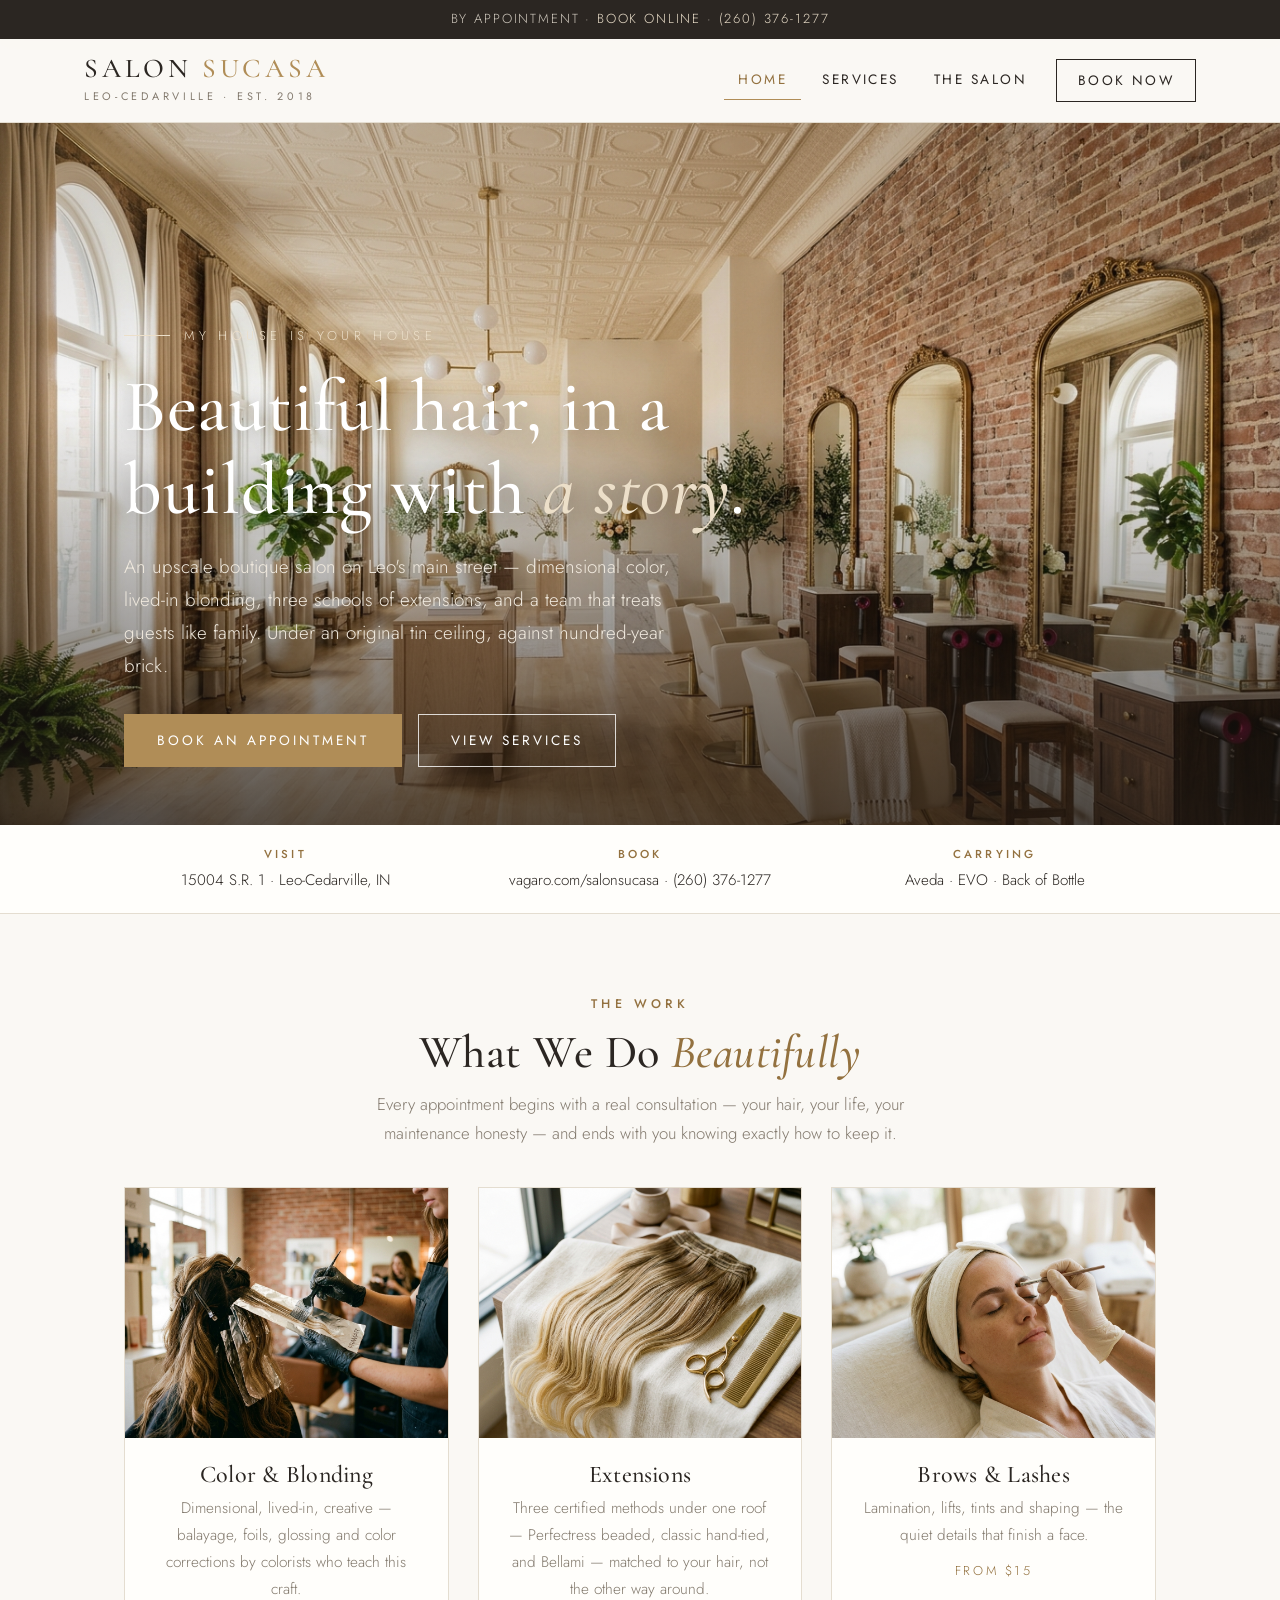
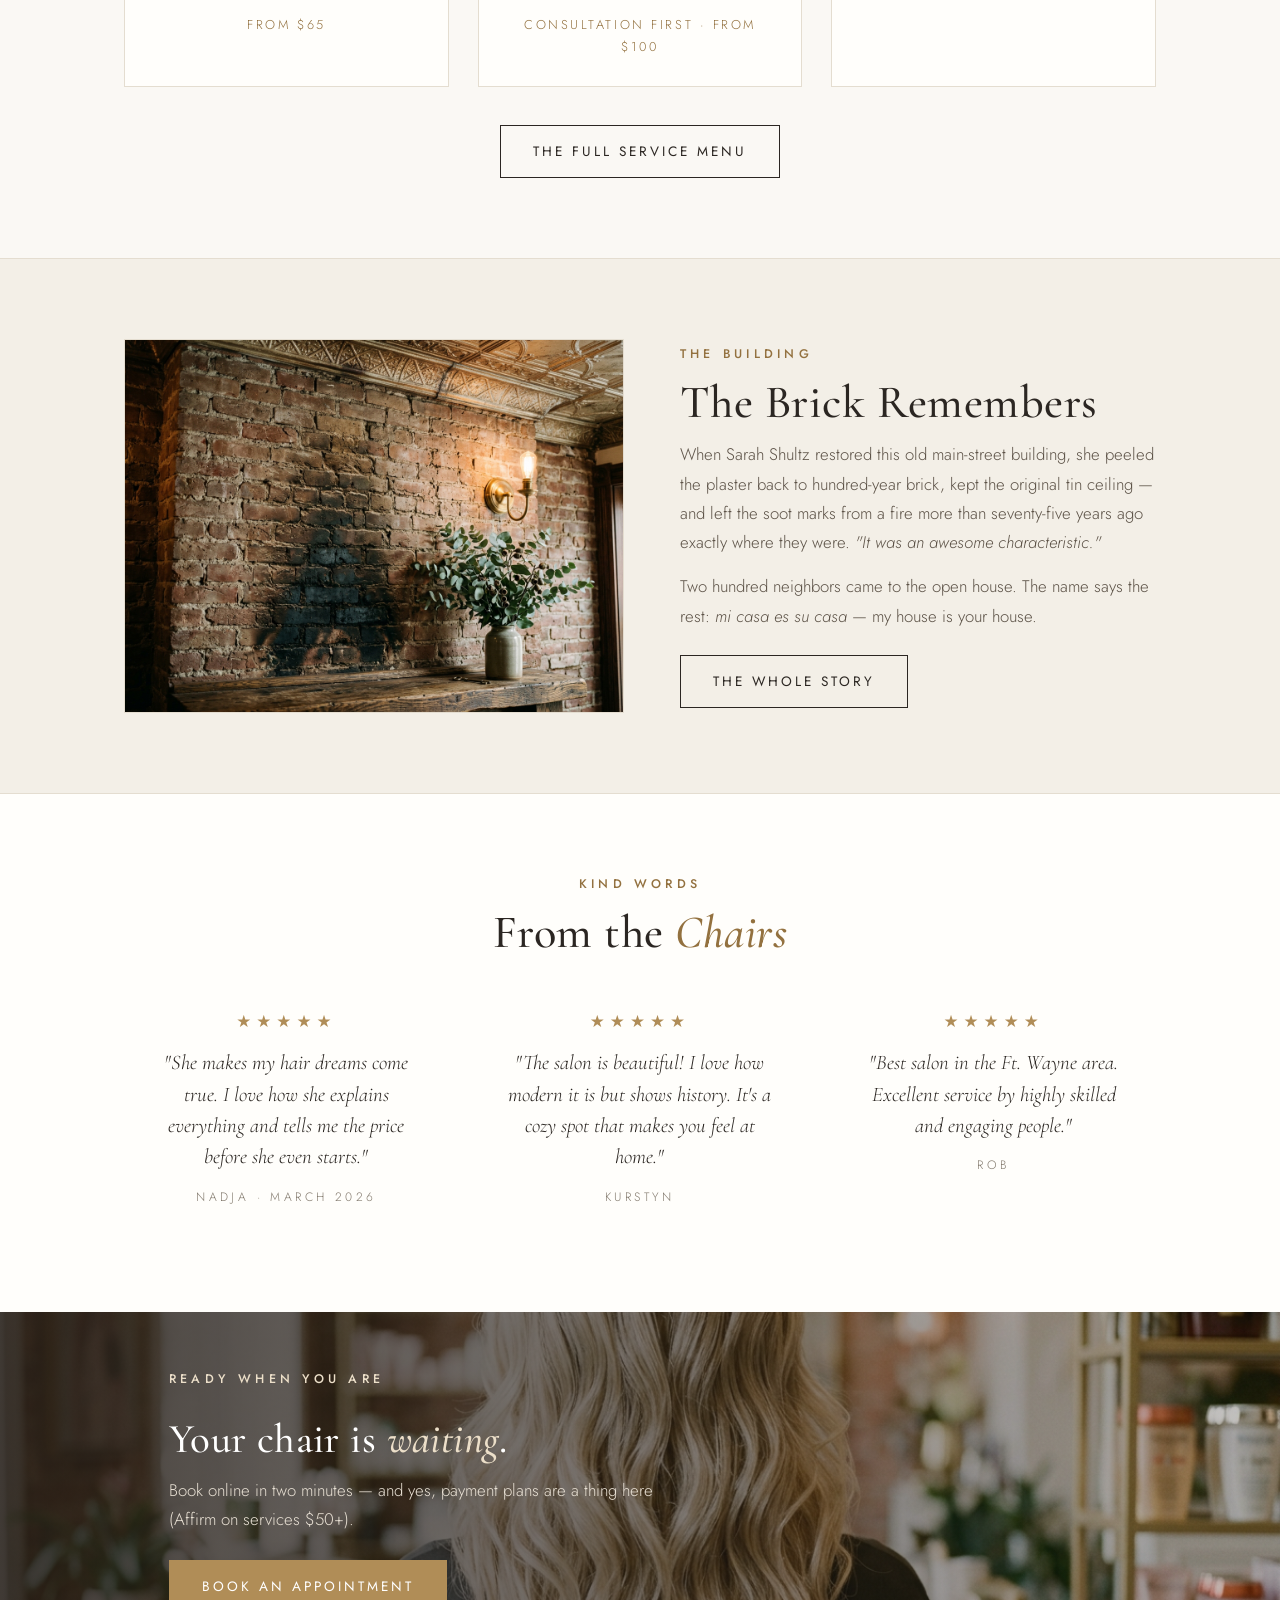
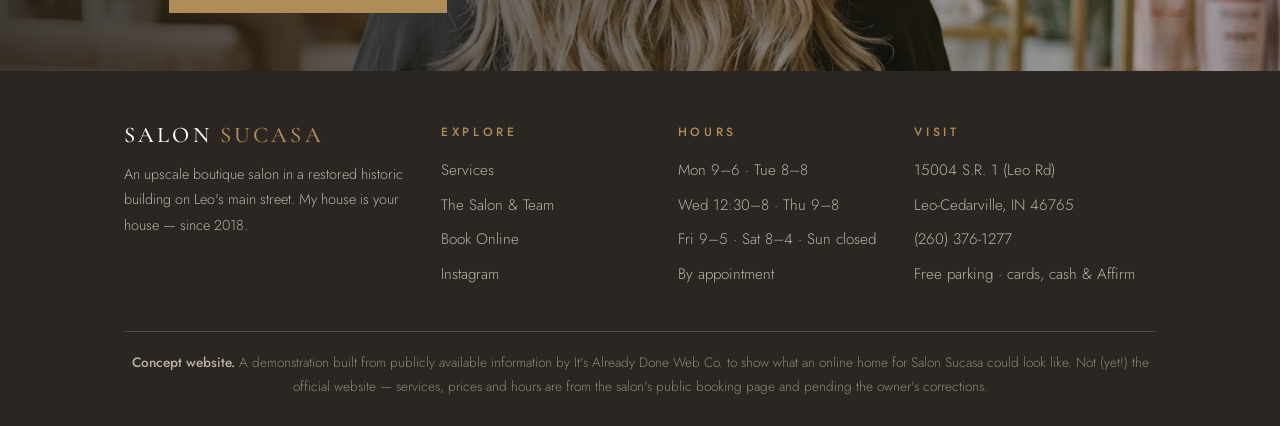
<file: index.html>
<!DOCTYPE html>
<html lang="en">
<head>
<meta charset="UTF-8">
<meta name="viewport" content="width=device-width, initial-scale=1.0">
<meta name="robots" content="noindex, nofollow">
<title>Salon Sucasa — Upscale Hair Salon · Leo-Cedarville, IN</title>
<meta name="description" content="An upscale boutique salon in a restored historic building on Leo's main street. Dimensional color, blonding, extensions, brows &amp; lashes — carrying Aveda, EVO and Back of Bottle.">
<link rel="icon" href="data:image/svg+xml,<svg xmlns='http://www.w3.org/2000/svg' viewBox='0 0 100 100'><rect width='100' height='100' fill='%232b2622'/><text x='50' y='68' font-family='Georgia' font-size='52' fill='%23b08d57' text-anchor='middle'>S</text><rect x='20' y='80' width='60' height='2' fill='%23b08d57'/></svg>">
<link rel="stylesheet" href="css/style.css">
</head>
<body>

<div class="topbar">By appointment · <a href="https://www.vagaro.com/salonsucasa" target="_blank" rel="noopener">Book online</a> · <a href="tel:+12603761277">(260) 376-1277</a></div>

<header class="site">
  <div class="nav-row">
    <a class="brand" href="index.html">
      <span class="brand-name">Salon <span>Sucasa</span></span>
      <span class="brand-tag">Leo-Cedarville · Est. 2018</span>
    </a>
    <nav class="main">
      <a href="index.html" class="active">Home</a>
      <a href="services.html">Services</a>
      <a href="salon.html">The Salon</a>
      <a href="https://www.vagaro.com/salonsucasa" target="_blank" rel="noopener" class="cta">Book Now</a>
    </nav>
  </div>
</header>

<section class="hero">
  <img class="hero-bg" src="assets/hero-salon.png" alt="Inside Salon Sucasa: exposed brick, gold mirrors, cream chairs and soft window light">
  <div class="wrap hero-inner">
    <span class="label">My house is your house</span>
    <h1>Beautiful hair, in a building with <em>a story</em>.</h1>
    <p class="lede">An upscale boutique salon on Leo's main street — dimensional color, lived-in blonding, three schools of extensions, and a team that treats guests like family. Under an original tin ceiling, against hundred-year brick.</p>
    <div class="btns">
      <a class="btn btn-brass" href="https://www.vagaro.com/salonsucasa" target="_blank" rel="noopener">Book an Appointment</a>
      <a class="btn btn-line" href="services.html">View Services</a>
    </div>
  </div>
</section>

<div class="info-strip">
  <div class="wrap">
    <div class="cell"><strong>Visit</strong> 15004 S.R. 1 · Leo-Cedarville, IN</div>
    <div class="cell"><strong>Book</strong> <a href="https://www.vagaro.com/salonsucasa" target="_blank" rel="noopener">vagaro.com/salonsucasa</a> · <a href="tel:+12603761277">(260) 376-1277</a></div>
    <div class="cell"><strong>Carrying</strong> Aveda · EVO · Back of Bottle</div>
  </div>
</div>

<section class="block">
  <div class="wrap center">
    <p class="eyebrow">The Work</p>
    <h2>What We Do <em>Beautifully</em></h2>
    <p class="sub">Every appointment begins with a real consultation — your hair, your life, your maintenance honesty — and ends with you knowing exactly how to keep it.</p>
    <div class="grid grid-3">
      <div class="card">
        <img src="assets/color.png" alt="A stylist painting balayage highlights in foils">
        <div class="pad">
          <h3>Color &amp; Blonding</h3>
          <p>Dimensional, lived-in, creative — balayage, foils, glossing and color corrections by colorists who teach this craft.</p>
          <span class="from">From $65</span>
        </div>
      </div>
      <div class="card">
        <img src="assets/extensions.png" alt="Premium blonde extension wefts draped over cream linen">
        <div class="pad">
          <h3>Extensions</h3>
          <p>Three certified methods under one roof — Perfectress beaded, classic hand-tied, and Bellami — matched to your hair, not the other way around.</p>
          <span class="from">Consultation first · from $100</span>
        </div>
      </div>
      <div class="card">
        <img src="assets/brows.png" alt="A calm brow-shaping treatment in soft light">
        <div class="pad">
          <h3>Brows &amp; Lashes</h3>
          <p>Lamination, lifts, tints and shaping — the quiet details that finish a face.</p>
          <span class="from">From $15</span>
        </div>
      </div>
    </div>
    <p style="margin-top:2.4rem"><a class="btn btn-line-dark" href="services.html">The Full Service Menu</a></p>
  </div>
</section>

<section class="block block--tint">
  <div class="wrap">
    <div class="split">
      <div class="split-img"><img src="assets/brick-story.png" alt="Exposed antique brick with soot-darkened patch beneath the original tin ceiling"></div>
      <div>
        <p class="eyebrow">The Building</p>
        <h2>The Brick Remembers</h2>
        <p style="color:#5d5348">When Sarah Shultz restored this old main-street building, she peeled the plaster back to hundred-year brick, kept the original tin ceiling — and left the soot marks from a fire more than seventy-five years ago exactly where they were. <em>"It was an awesome characteristic."</em></p>
        <p style="color:#5d5348; margin-top:0.9rem">Two hundred neighbors came to the open house. The name says the rest: <em>mi casa es su casa</em> — my house is your house.</p>
        <p style="margin-top:1.5rem"><a class="btn btn-line-dark" href="salon.html">The Whole Story</a></p>
      </div>
    </div>
  </div>
</section>

<section class="block block--white">
  <div class="wrap center">
    <p class="eyebrow">Kind Words</p>
    <h2>From the <em>Chairs</em></h2>
    <div class="grid grid-3" style="margin-top:1.5rem">
      <div class="review">
        <div class="stars">★★★★★</div>
        <p>"She makes my hair dreams come true. I love how she explains everything and tells me the price before she even starts."</p>
        <div class="who">Nadja · March 2026</div>
      </div>
      <div class="review">
        <div class="stars">★★★★★</div>
        <p>"The salon is beautiful! I love how modern it is but shows history. It's a cozy spot that makes you feel at home."</p>
        <div class="who">Kurstyn</div>
      </div>
      <div class="review">
        <div class="stars">★★★★★</div>
        <p>"Best salon in the Ft. Wayne area. Excellent service by highly skilled and engaging people."</p>
        <div class="who">Rob</div>
      </div>
    </div>
  </div>
</section>

<section class="block" style="padding:0">
  <div class="banner">
    <img class="bg" src="assets/blowout.png" alt="Freshly styled dimensional blonde waves in soft light">
    <div class="wrap"><div class="pad">
      <p class="eyebrow" style="color:#ecdfc9">Ready when you are</p>
      <h2>Your chair is <em>waiting</em>.</h2>
      <p>Book online in two minutes — and yes, payment plans are a thing here (Affirm on services $50+).</p>
      <a class="btn btn-brass" href="https://www.vagaro.com/salonsucasa" target="_blank" rel="noopener">Book an Appointment</a>
    </div></div>
  </div>
</section>

<footer class="site">
  <div class="wrap">
    <div class="cols">
      <div>
        <span class="brand-name" style="font-size:1.4rem">Salon <span style="color:var(--brass)">Sucasa</span></span>
        <p class="small">An upscale boutique salon in a restored historic building on Leo's main street. My house is your house — since 2018.</p>
      </div>
      <div>
        <h4>Explore</h4>
        <ul>
          <li><a href="services.html">Services</a></li>
          <li><a href="salon.html">The Salon &amp; Team</a></li>
          <li><a href="https://www.vagaro.com/salonsucasa" target="_blank" rel="noopener">Book Online</a></li>
          <li><a href="https://www.instagram.com/salon.sucasa/" target="_blank" rel="noopener">Instagram</a></li>
        </ul>
      </div>
      <div>
        <h4>Hours</h4>
        <ul>
          <li>Mon 9–6 · Tue 8–8</li>
          <li>Wed 12:30–8 · Thu 9–8</li>
          <li>Fri 9–5 · Sat 8–4 · Sun closed</li>
          <li>By appointment</li>
        </ul>
      </div>
      <div>
        <h4>Visit</h4>
        <ul>
          <li>15004 S.R. 1 (Leo Rd)</li>
          <li>Leo-Cedarville, IN 46765</li>
          <li><a href="tel:+12603761277">(260) 376-1277</a></li>
          <li>Free parking · cards, cash &amp; Affirm</li>
        </ul>
      </div>
    </div>
    <div class="footnote">
      <strong>Concept website.</strong> A demonstration built from publicly available information by It's Already Done Web Co. to show what an online home for Salon Sucasa could look like. Not (yet!) the official website — services, prices and hours are from the salon's public booking page and pending the owner's corrections.
    </div>
  </div>
</footer>

<script>
  // Privacy-friendly analytics (GoatCounter) - no cookies, records host+path only
  window.goatcounter = { path: function(p) { return location.host + p; } };
</script>
<script data-goatcounter="https://flylow3d.goatcounter.com/count" async src="//gc.zgo.at/count.js"></script>
</body>
</html>
</file>
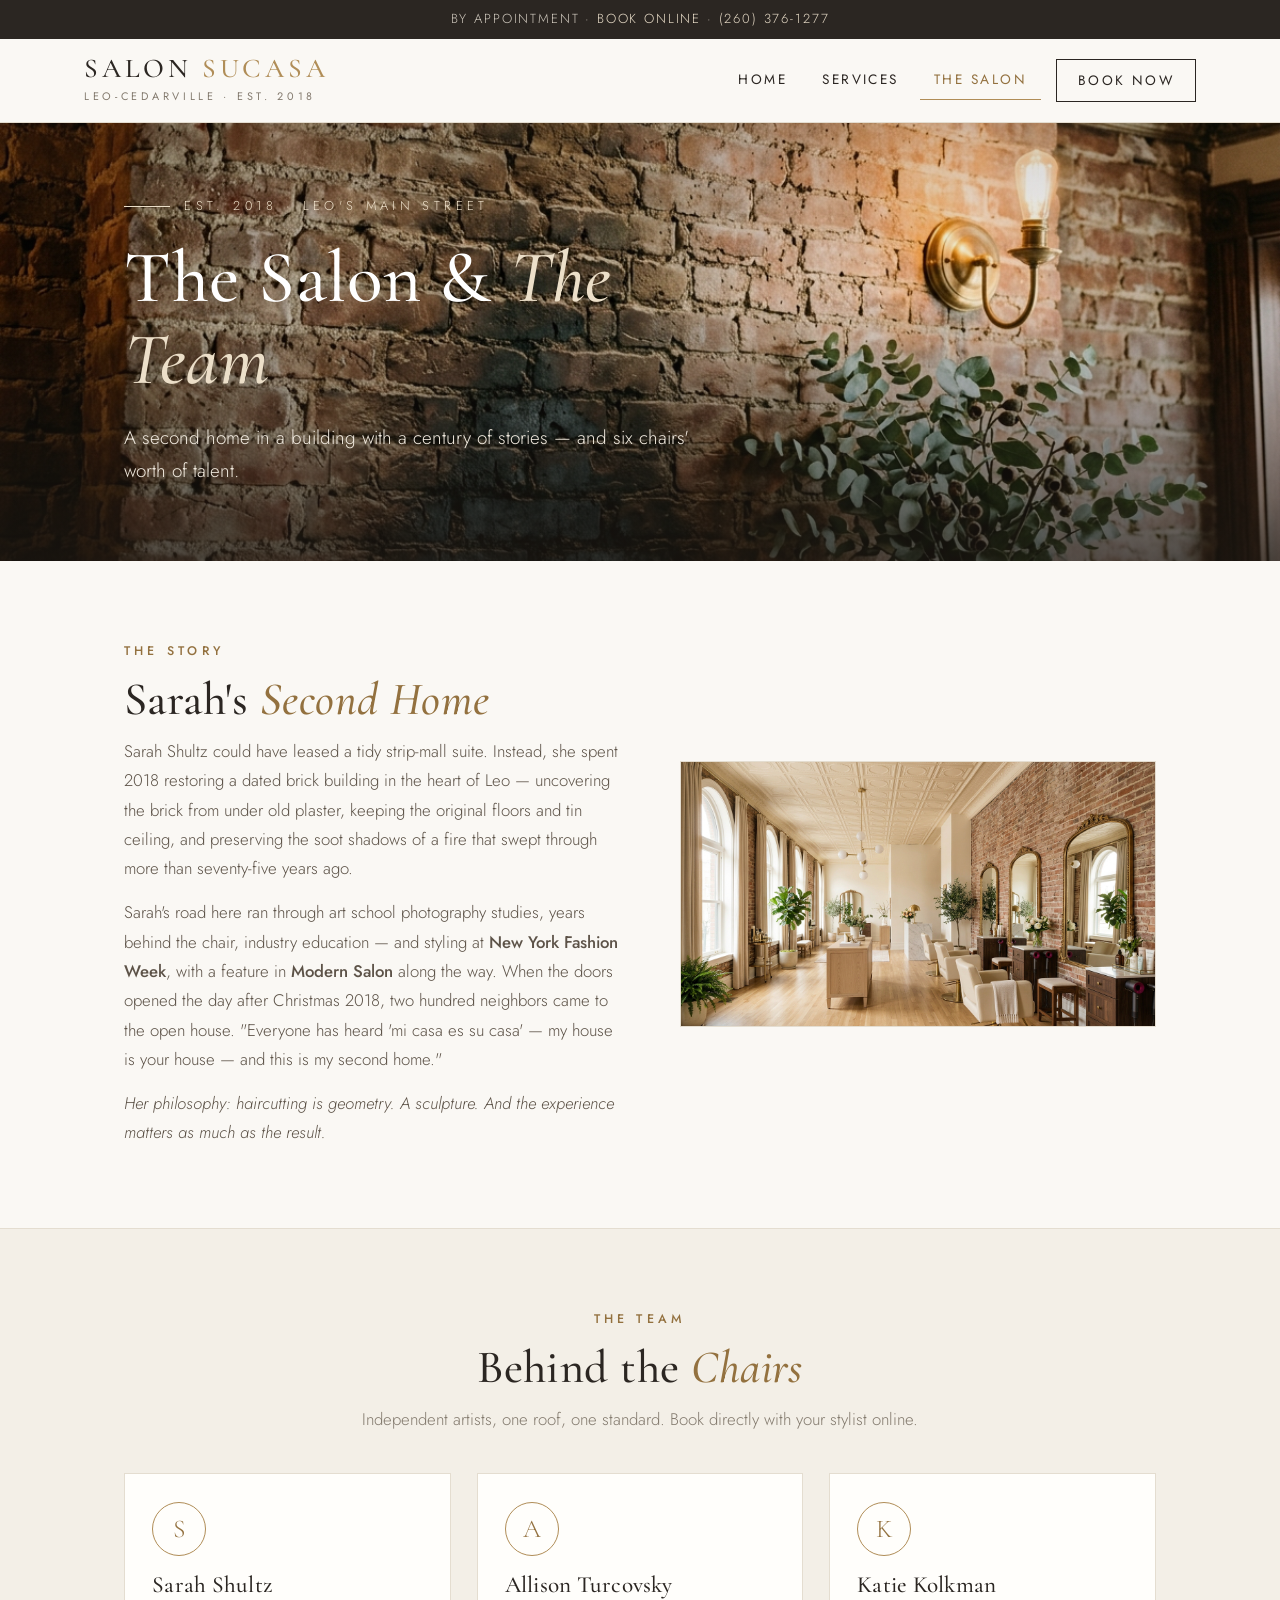
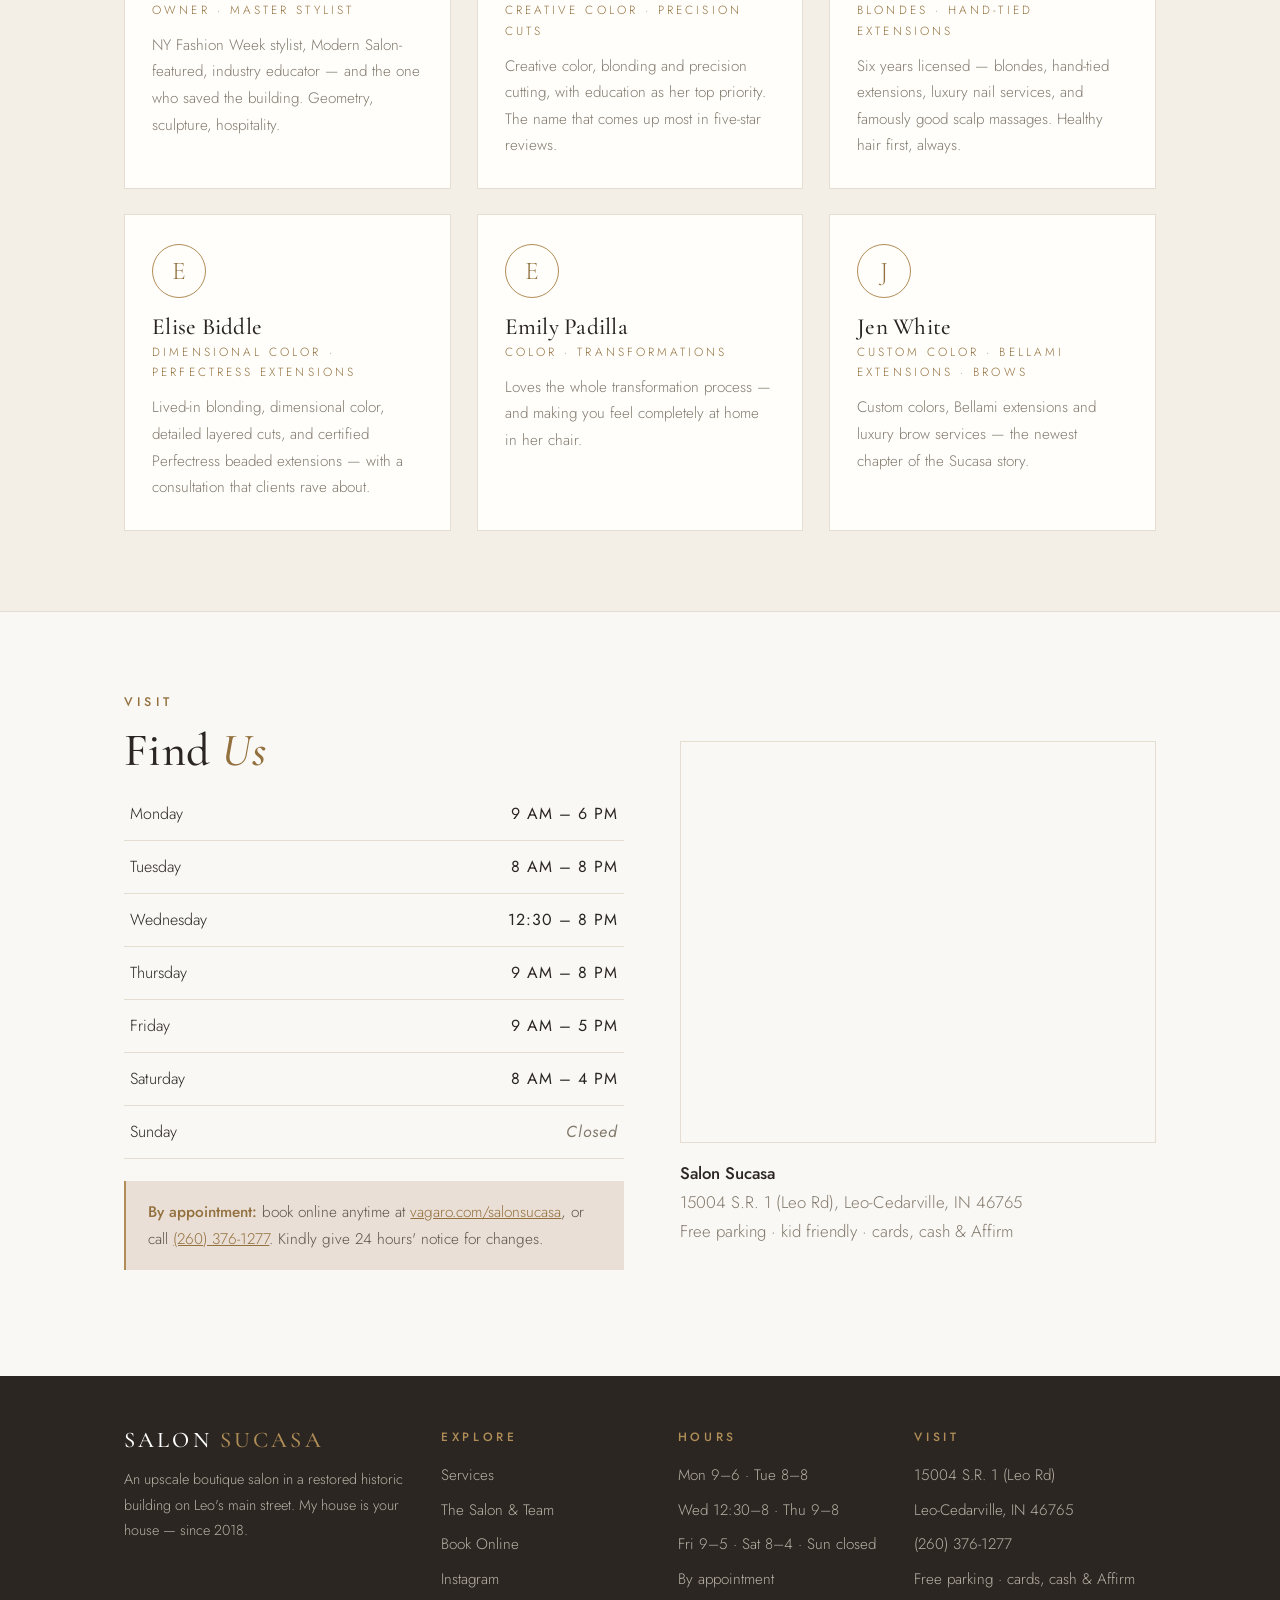
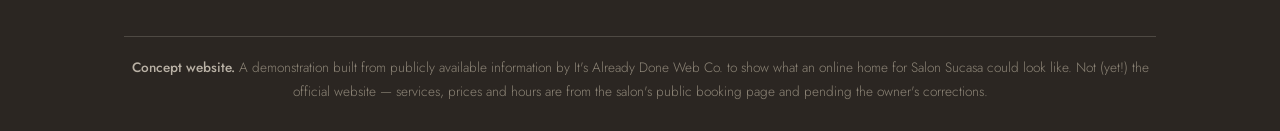
<file: salon.html>
<!DOCTYPE html>
<html lang="en">
<head>
<meta charset="UTF-8">
<meta name="viewport" content="width=device-width, initial-scale=1.0">
<meta name="robots" content="noindex, nofollow">
<title>The Salon &amp; Team — Salon Sucasa · Leo-Cedarville, IN</title>
<meta name="description" content="The story of Salon Sucasa — a restored historic building on Leo's main street, owner Sarah Shultz's NY Fashion Week background, and the team behind the chairs.">
<link rel="icon" href="data:image/svg+xml,<svg xmlns='http://www.w3.org/2000/svg' viewBox='0 0 100 100'><rect width='100' height='100' fill='%232b2622'/><text x='50' y='68' font-family='Georgia' font-size='52' fill='%23b08d57' text-anchor='middle'>S</text><rect x='20' y='80' width='60' height='2' fill='%23b08d57'/></svg>">
<link rel="stylesheet" href="css/style.css">
</head>
<body>

<div class="topbar">By appointment · <a href="https://www.vagaro.com/salonsucasa" target="_blank" rel="noopener">Book online</a> · <a href="tel:+12603761277">(260) 376-1277</a></div>

<header class="site">
  <div class="nav-row">
    <a class="brand" href="index.html">
      <span class="brand-name">Salon <span>Sucasa</span></span>
      <span class="brand-tag">Leo-Cedarville · Est. 2018</span>
    </a>
    <nav class="main">
      <a href="index.html">Home</a>
      <a href="services.html">Services</a>
      <a href="salon.html" class="active">The Salon</a>
      <a href="https://www.vagaro.com/salonsucasa" target="_blank" rel="noopener" class="cta">Book Now</a>
    </nav>
  </div>
</header>

<section class="hero hero--page">
  <img class="hero-bg" src="assets/brick-story.png" alt="Antique brick wall with kept soot marks beneath the original tin ceiling">
  <div class="wrap hero-inner">
    <span class="label">Est. 2018 · Leo's main street</span>
    <h1>The Salon &amp; <em>The Team</em></h1>
    <p class="lede">A second home in a building with a century of stories — and six chairs' worth of talent.</p>
  </div>
</section>

<section class="block">
  <div class="wrap">
    <div class="split">
      <div>
        <p class="eyebrow">The Story</p>
        <h2>Sarah's <em>Second Home</em></h2>
        <p style="color:#5d5348">Sarah Shultz could have leased a tidy strip-mall suite. Instead, she spent 2018 restoring a dated brick building in the heart of Leo — uncovering the brick from under old plaster, keeping the original floors and tin ceiling, and preserving the soot shadows of a fire that swept through more than seventy-five years ago.</p>
        <p style="color:#5d5348; margin-top:0.9rem">Sarah's road here ran through art school photography studies, years behind the chair, industry education — and styling at <strong>New York Fashion Week</strong>, with a feature in <strong>Modern Salon</strong> along the way. When the doors opened the day after Christmas 2018, two hundred neighbors came to the open house. "Everyone has heard 'mi casa es su casa' — my house is your house — and this is my second home."</p>
        <p style="color:#5d5348; margin-top:0.9rem; font-style:italic">Her philosophy: haircutting is geometry. A sculpture. And the experience matters as much as the result.</p>
      </div>
      <div class="split-img"><img src="assets/hero-salon.png" alt="The salon interior: brick, gold mirrors and soft light"></div>
    </div>
  </div>
</section>

<section class="block block--tint">
  <div class="wrap center">
    <p class="eyebrow">The Team</p>
    <h2>Behind the <em>Chairs</em></h2>
    <p class="sub">Independent artists, one roof, one standard. Book directly with your stylist online.</p>
    <div class="team" style="text-align:left">
      <div class="stylist">
        <div class="initial">S</div>
        <h3>Sarah Shultz</h3>
        <div class="role">Owner · Master Stylist</div>
        <p>NY Fashion Week stylist, Modern Salon-featured, industry educator — and the one who saved the building. Geometry, sculpture, hospitality.</p>
      </div>
      <div class="stylist">
        <div class="initial">A</div>
        <h3>Allison Turcovsky</h3>
        <div class="role">Creative Color · Precision Cuts</div>
        <p>Creative color, blonding and precision cutting, with education as her top priority. The name that comes up most in five-star reviews.</p>
      </div>
      <div class="stylist">
        <div class="initial">K</div>
        <h3>Katie Kolkman</h3>
        <div class="role">Blondes · Hand-Tied Extensions</div>
        <p>Six years licensed — blondes, hand-tied extensions, luxury nail services, and famously good scalp massages. Healthy hair first, always.</p>
      </div>
      <div class="stylist">
        <div class="initial">E</div>
        <h3>Elise Biddle</h3>
        <div class="role">Dimensional Color · Perfectress Extensions</div>
        <p>Lived-in blonding, dimensional color, detailed layered cuts, and certified Perfectress beaded extensions — with a consultation that clients rave about.</p>
      </div>
      <div class="stylist">
        <div class="initial">E</div>
        <h3>Emily Padilla</h3>
        <div class="role">Color · Transformations</div>
        <p>Loves the whole transformation process — and making you feel completely at home in her chair.</p>
      </div>
      <div class="stylist">
        <div class="initial">J</div>
        <h3>Jen White</h3>
        <div class="role">Custom Color · Bellami Extensions · Brows</div>
        <p>Custom colors, Bellami extensions and luxury brow services — the newest chapter of the Sucasa story.</p>
      </div>
    </div>
  </div>
</section>

<section class="block">
  <div class="wrap">
    <div class="split">
      <div>
        <p class="eyebrow">Visit</p>
        <h2>Find <em>Us</em></h2>
        <table class="hours">
          <tr><td>Monday</td><td>9 AM – 6 PM</td></tr>
          <tr><td>Tuesday</td><td>8 AM – 8 PM</td></tr>
          <tr><td>Wednesday</td><td>12:30 – 8 PM</td></tr>
          <tr><td>Thursday</td><td>9 AM – 8 PM</td></tr>
          <tr><td>Friday</td><td>9 AM – 5 PM</td></tr>
          <tr><td>Saturday</td><td>8 AM – 4 PM</td></tr>
          <tr class="closed"><td>Sunday</td><td>Closed</td></tr>
        </table>
        <div class="note-box" style="margin-top:1.4rem">
          <strong>By appointment:</strong> book online anytime at <a href="https://www.vagaro.com/salonsucasa" target="_blank" rel="noopener">vagaro.com/salonsucasa</a>, or call <a href="tel:+12603761277">(260) 376-1277</a>. Kindly give 24 hours' notice for changes.
        </div>
      </div>
      <div>
        <div class="map-frame">
          <iframe title="Map to Salon Sucasa, 15004 SR 1, Leo-Cedarville" src="https://www.google.com/maps?q=Salon+Sucasa%2C+15004+IN-1%2C+Leo-Cedarville%2C+IN+46765&amp;output=embed" loading="lazy" referrerpolicy="no-referrer-when-downgrade"></iframe>
        </div>
        <p style="margin-top:1rem; color:var(--muted)">
          <strong style="color:var(--ink)">Salon Sucasa</strong><br>
          15004 S.R. 1 (Leo Rd), Leo-Cedarville, IN 46765<br>
          Free parking · kid friendly · cards, cash &amp; Affirm
        </p>
      </div>
    </div>
  </div>
</section>

<footer class="site">
  <div class="wrap">
    <div class="cols">
      <div>
        <span class="brand-name" style="font-size:1.4rem">Salon <span style="color:var(--brass)">Sucasa</span></span>
        <p class="small">An upscale boutique salon in a restored historic building on Leo's main street. My house is your house — since 2018.</p>
      </div>
      <div>
        <h4>Explore</h4>
        <ul>
          <li><a href="services.html">Services</a></li>
          <li><a href="salon.html">The Salon &amp; Team</a></li>
          <li><a href="https://www.vagaro.com/salonsucasa" target="_blank" rel="noopener">Book Online</a></li>
          <li><a href="https://www.instagram.com/salon.sucasa/" target="_blank" rel="noopener">Instagram</a></li>
        </ul>
      </div>
      <div>
        <h4>Hours</h4>
        <ul>
          <li>Mon 9–6 · Tue 8–8</li>
          <li>Wed 12:30–8 · Thu 9–8</li>
          <li>Fri 9–5 · Sat 8–4 · Sun closed</li>
          <li>By appointment</li>
        </ul>
      </div>
      <div>
        <h4>Visit</h4>
        <ul>
          <li>15004 S.R. 1 (Leo Rd)</li>
          <li>Leo-Cedarville, IN 46765</li>
          <li><a href="tel:+12603761277">(260) 376-1277</a></li>
          <li>Free parking · cards, cash &amp; Affirm</li>
        </ul>
      </div>
    </div>
    <div class="footnote">
      <strong>Concept website.</strong> A demonstration built from publicly available information by It's Already Done Web Co. to show what an online home for Salon Sucasa could look like. Not (yet!) the official website — services, prices and hours are from the salon's public booking page and pending the owner's corrections.
    </div>
  </div>
</footer>

<script>
  // Privacy-friendly analytics (GoatCounter) - no cookies, records host+path only
  window.goatcounter = { path: function(p) { return location.host + p; } };
</script>
<script data-goatcounter="https://flylow3d.goatcounter.com/count" async src="//gc.zgo.at/count.js"></script>
</body>
</html>
</file>
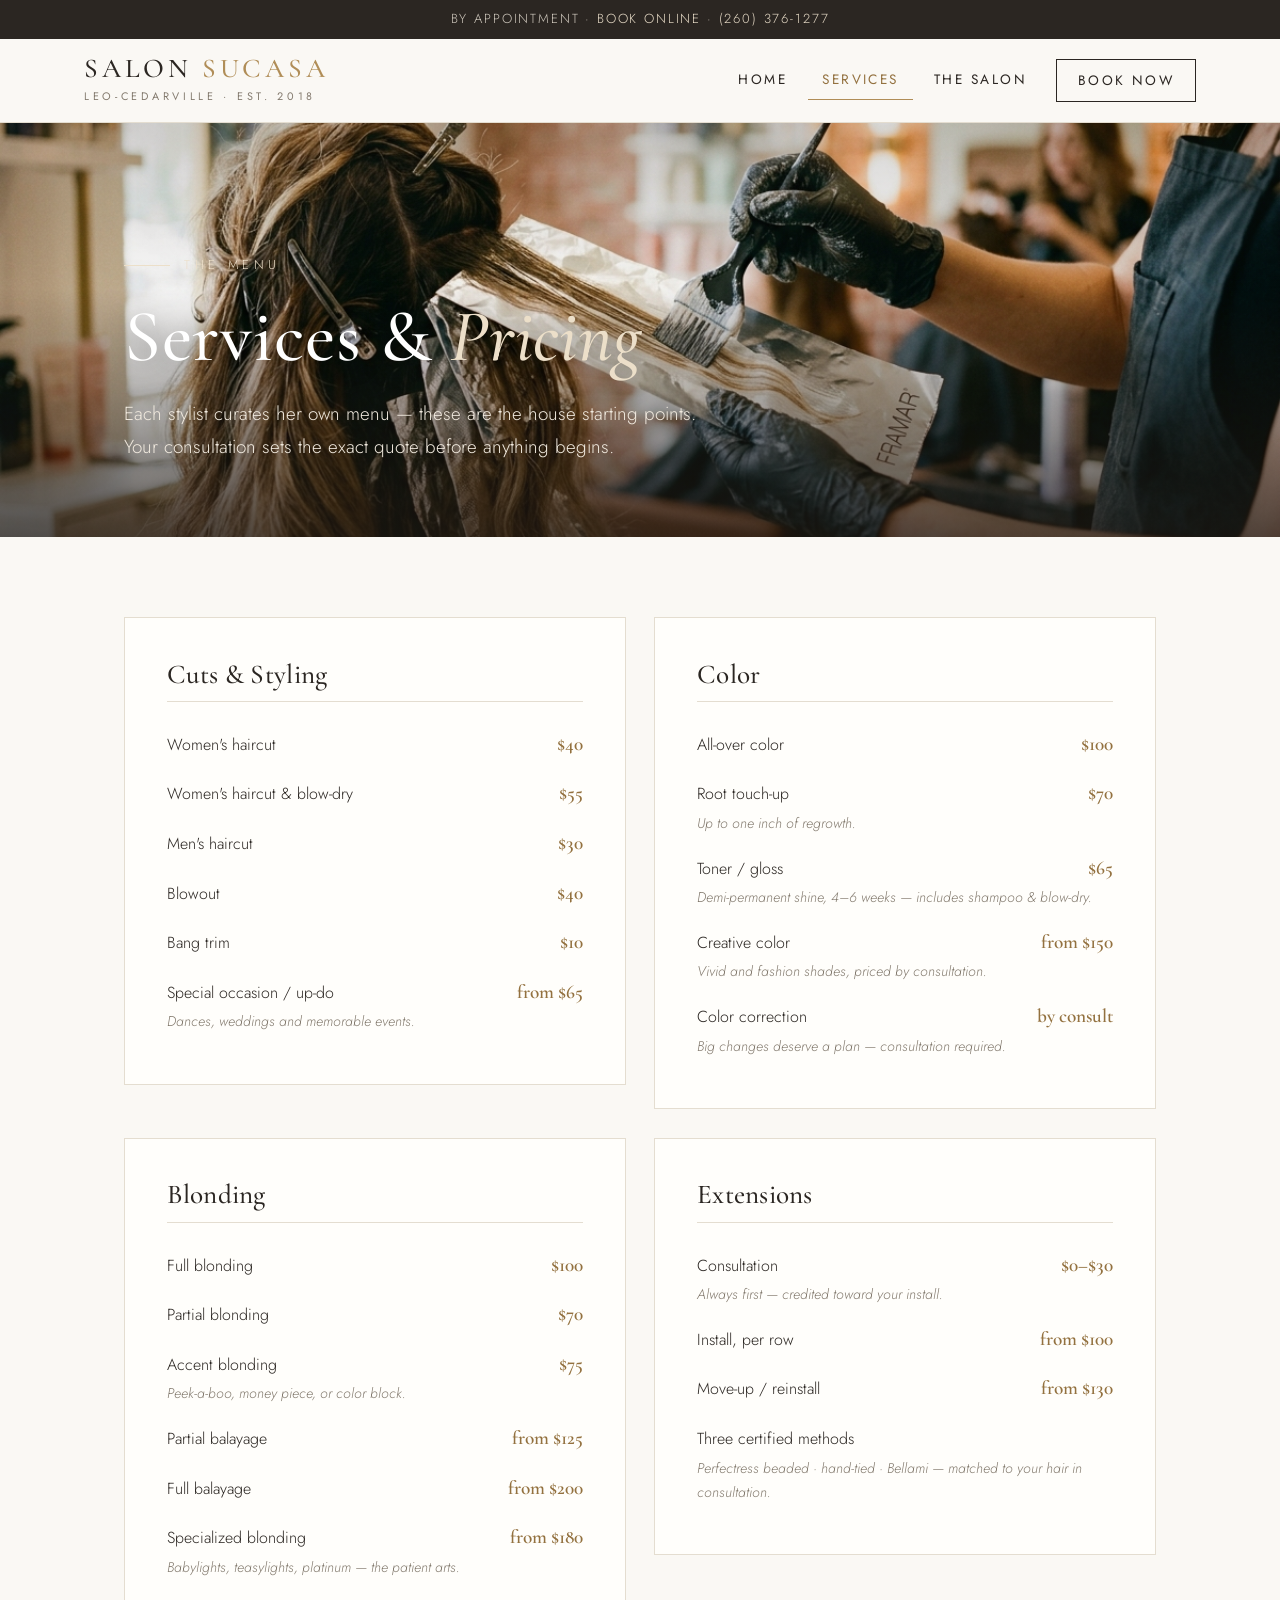
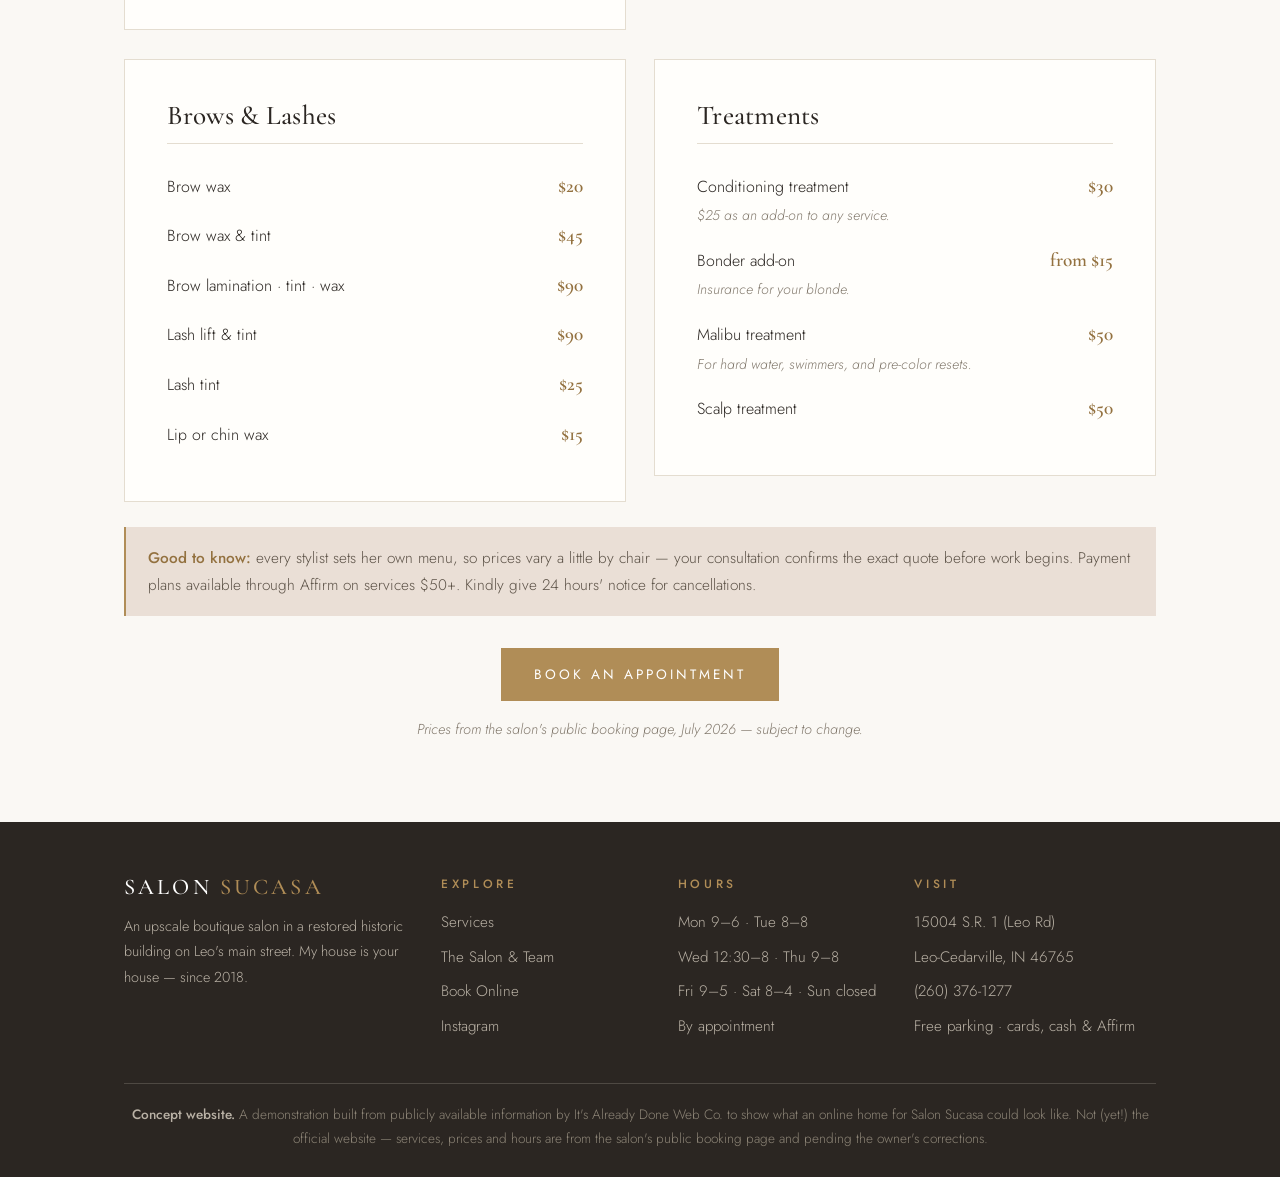
<file: services.html>
<!DOCTYPE html>
<html lang="en">
<head>
<meta charset="UTF-8">
<meta name="viewport" content="width=device-width, initial-scale=1.0">
<meta name="robots" content="noindex, nofollow">
<title>Services — Salon Sucasa · Leo-Cedarville, IN</title>
<meta name="description" content="The service menu at Salon Sucasa: haircuts, dimensional color and blonding, three extension methods, brows, lashes and waxing. Book online at vagaro.com/salonsucasa.">
<link rel="icon" href="data:image/svg+xml,<svg xmlns='http://www.w3.org/2000/svg' viewBox='0 0 100 100'><rect width='100' height='100' fill='%232b2622'/><text x='50' y='68' font-family='Georgia' font-size='52' fill='%23b08d57' text-anchor='middle'>S</text><rect x='20' y='80' width='60' height='2' fill='%23b08d57'/></svg>">
<link rel="stylesheet" href="css/style.css">
</head>
<body>

<div class="topbar">By appointment · <a href="https://www.vagaro.com/salonsucasa" target="_blank" rel="noopener">Book online</a> · <a href="tel:+12603761277">(260) 376-1277</a></div>

<header class="site">
  <div class="nav-row">
    <a class="brand" href="index.html">
      <span class="brand-name">Salon <span>Sucasa</span></span>
      <span class="brand-tag">Leo-Cedarville · Est. 2018</span>
    </a>
    <nav class="main">
      <a href="index.html">Home</a>
      <a href="services.html" class="active">Services</a>
      <a href="salon.html">The Salon</a>
      <a href="https://www.vagaro.com/salonsucasa" target="_blank" rel="noopener" class="cta">Book Now</a>
    </nav>
  </div>
</header>

<section class="hero hero--page">
  <img class="hero-bg" src="assets/color.png" alt="Balayage foils being painted in soft window light">
  <div class="wrap hero-inner">
    <span class="label">The Menu</span>
    <h1>Services &amp; <em>Pricing</em></h1>
    <p class="lede">Each stylist curates her own menu — these are the house starting points. Your consultation sets the exact quote before anything begins.</p>
  </div>
</section>

<section class="block">
  <div class="wrap">
    <div class="menus">

      <div class="menu-col">
        <h3>Cuts &amp; Styling</h3>
        <div class="svc"><span class="n">Women's haircut</span><span class="p">$40</span></div>
        <div class="svc"><span class="n">Women's haircut &amp; blow-dry</span><span class="p">$55</span></div>
        <div class="svc"><span class="n">Men's haircut</span><span class="p">$30</span></div>
        <div class="svc"><span class="n">Blowout</span><span class="p">$40</span></div>
        <div class="svc"><span class="n">Bang trim</span><span class="p">$10</span></div>
        <div class="svc"><span class="n">Special occasion / up-do</span><span class="p">from $65</span><span class="d">Dances, weddings and memorable events.</span></div>
      </div>

      <div class="menu-col">
        <h3>Color</h3>
        <div class="svc"><span class="n">All-over color</span><span class="p">$100</span></div>
        <div class="svc"><span class="n">Root touch-up</span><span class="p">$70</span><span class="d">Up to one inch of regrowth.</span></div>
        <div class="svc"><span class="n">Toner / gloss</span><span class="p">$65</span><span class="d">Demi-permanent shine, 4–6 weeks — includes shampoo &amp; blow-dry.</span></div>
        <div class="svc"><span class="n">Creative color</span><span class="p">from $150</span><span class="d">Vivid and fashion shades, priced by consultation.</span></div>
        <div class="svc"><span class="n">Color correction</span><span class="p">by consult</span><span class="d">Big changes deserve a plan — consultation required.</span></div>
      </div>

      <div class="menu-col">
        <h3>Blonding</h3>
        <div class="svc"><span class="n">Full blonding</span><span class="p">$100</span></div>
        <div class="svc"><span class="n">Partial blonding</span><span class="p">$70</span></div>
        <div class="svc"><span class="n">Accent blonding</span><span class="p">$75</span><span class="d">Peek-a-boo, money piece, or color block.</span></div>
        <div class="svc"><span class="n">Partial balayage</span><span class="p">from $125</span></div>
        <div class="svc"><span class="n">Full balayage</span><span class="p">from $200</span></div>
        <div class="svc"><span class="n">Specialized blonding</span><span class="p">from $180</span><span class="d">Babylights, teasylights, platinum — the patient arts.</span></div>
      </div>

      <div class="menu-col">
        <h3>Extensions</h3>
        <div class="svc"><span class="n">Consultation</span><span class="p">$0–$30</span><span class="d">Always first — credited toward your install.</span></div>
        <div class="svc"><span class="n">Install, per row</span><span class="p">from $100</span></div>
        <div class="svc"><span class="n">Move-up / reinstall</span><span class="p">from $130</span></div>
        <div class="svc"><span class="n">Three certified methods</span><span class="p">&nbsp;</span><span class="d">Perfectress beaded · hand-tied · Bellami — matched to your hair in consultation.</span></div>
      </div>

      <div class="menu-col">
        <h3>Brows &amp; Lashes</h3>
        <div class="svc"><span class="n">Brow wax</span><span class="p">$20</span></div>
        <div class="svc"><span class="n">Brow wax &amp; tint</span><span class="p">$45</span></div>
        <div class="svc"><span class="n">Brow lamination · tint · wax</span><span class="p">$90</span></div>
        <div class="svc"><span class="n">Lash lift &amp; tint</span><span class="p">$90</span></div>
        <div class="svc"><span class="n">Lash tint</span><span class="p">$25</span></div>
        <div class="svc"><span class="n">Lip or chin wax</span><span class="p">$15</span></div>
      </div>

      <div class="menu-col">
        <h3>Treatments</h3>
        <div class="svc"><span class="n">Conditioning treatment</span><span class="p">$30</span><span class="d">$25 as an add-on to any service.</span></div>
        <div class="svc"><span class="n">Bonder add-on</span><span class="p">from $15</span><span class="d">Insurance for your blonde.</span></div>
        <div class="svc"><span class="n">Malibu treatment</span><span class="p">$50</span><span class="d">For hard water, swimmers, and pre-color resets.</span></div>
        <div class="svc"><span class="n">Scalp treatment</span><span class="p">$50</span></div>
      </div>

    </div>

    <div class="note-box">
      <strong>Good to know:</strong> every stylist sets her own menu, so prices vary a little by chair — your consultation confirms the exact quote before work begins. Payment plans available through Affirm on services $50+. Kindly give 24 hours' notice for cancellations.
    </div>

    <p class="center" style="margin-top:2rem"><a class="btn btn-brass" href="https://www.vagaro.com/salonsucasa" target="_blank" rel="noopener">Book an Appointment</a></p>
    <p class="center" style="color:var(--muted); font-size:0.9rem; margin-top:1rem; font-style:italic">Prices from the salon's public booking page, July 2026 — subject to change.</p>
  </div>
</section>

<footer class="site">
  <div class="wrap">
    <div class="cols">
      <div>
        <span class="brand-name" style="font-size:1.4rem">Salon <span style="color:var(--brass)">Sucasa</span></span>
        <p class="small">An upscale boutique salon in a restored historic building on Leo's main street. My house is your house — since 2018.</p>
      </div>
      <div>
        <h4>Explore</h4>
        <ul>
          <li><a href="services.html">Services</a></li>
          <li><a href="salon.html">The Salon &amp; Team</a></li>
          <li><a href="https://www.vagaro.com/salonsucasa" target="_blank" rel="noopener">Book Online</a></li>
          <li><a href="https://www.instagram.com/salon.sucasa/" target="_blank" rel="noopener">Instagram</a></li>
        </ul>
      </div>
      <div>
        <h4>Hours</h4>
        <ul>
          <li>Mon 9–6 · Tue 8–8</li>
          <li>Wed 12:30–8 · Thu 9–8</li>
          <li>Fri 9–5 · Sat 8–4 · Sun closed</li>
          <li>By appointment</li>
        </ul>
      </div>
      <div>
        <h4>Visit</h4>
        <ul>
          <li>15004 S.R. 1 (Leo Rd)</li>
          <li>Leo-Cedarville, IN 46765</li>
          <li><a href="tel:+12603761277">(260) 376-1277</a></li>
          <li>Free parking · cards, cash &amp; Affirm</li>
        </ul>
      </div>
    </div>
    <div class="footnote">
      <strong>Concept website.</strong> A demonstration built from publicly available information by It's Already Done Web Co. to show what an online home for Salon Sucasa could look like. Not (yet!) the official website — services, prices and hours are from the salon's public booking page and pending the owner's corrections.
    </div>
  </div>
</footer>

<script>
  // Privacy-friendly analytics (GoatCounter) - no cookies, records host+path only
  window.goatcounter = { path: function(p) { return location.host + p; } };
</script>
<script data-goatcounter="https://flylow3d.goatcounter.com/count" async src="//gc.zgo.at/count.js"></script>
</body>
</html>
</file>
<file: css/style.css>
/* ============================================================
   Salon Sucasa — elegant editorial
   Ivory · ink · warm taupe · brass — hairline rules, air,
   letterspaced caps labels. "My house is your house."
   ============================================================ */

@import url('https://fonts.googleapis.com/css2?family=Cormorant+Garamond:ital,wght@0,400;0,500;0,600;1,400;1,500&family=Jost:ital,wght@0,300;0,400;0,500;1,300&display=swap');

:root {
  --ivory: #faf8f4;
  --ivory-2: #f3efe7;
  --panel: #fffefb;
  --line: #e4ddd0;
  --ink: #2b2622;
  --muted: #837a6e;
  --brass: #b08d57;
  --brass-deep: #93713f;
  --blush: #eadfd6;
  --radius: 2px;
}

* { margin: 0; padding: 0; box-sizing: border-box; }
html { scroll-behavior: smooth; }

body {
  overflow-x: hidden;
  background: var(--ivory);
  color: var(--ink);
  font-family: 'Jost', system-ui, sans-serif;
  font-weight: 300;
  font-size: 1.05rem;
  line-height: 1.75;
}

img { max-width: 100%; display: block; }
::selection { background: var(--brass); color: #fff; }

h1, h2, h3 { font-family: 'Cormorant Garamond', Georgia, serif; font-weight: 500; line-height: 1.12; letter-spacing: 0.01em; }
strong { font-weight: 500; }

.wrap { max-width: 1080px; margin: 0 auto; padding: 0 1.5rem; }
a { color: var(--brass-deep); }

/* ---------- hairline rule ---------- */
.rule { height: 1px; background: var(--line); }

/* ---------- topbar & header ---------- */
.topbar {
  background: var(--ink);
  color: #cfc8bd;
  font-size: 0.82rem;
  letter-spacing: 0.14em;
  text-transform: uppercase;
  text-align: center;
  padding: 0.5rem 1rem;
}
.topbar a { color: #e8dcc8; text-decoration: none; }
.topbar a:hover { color: #fff; }

header.site {
  background: rgba(250, 248, 244, 0.94);
  backdrop-filter: blur(10px);
  border-bottom: 1px solid var(--line);
  position: sticky; top: 0; z-index: 50;
}
.nav-row {
  display: flex; align-items: center; justify-content: space-between;
  gap: 1rem; padding: 1rem 1.5rem; max-width: 1160px; margin: 0 auto; flex-wrap: wrap;
}
.brand { text-decoration: none; display: flex; flex-direction: column; }
.brand-name {
  font-family: 'Cormorant Garamond', serif; font-weight: 500;
  font-size: 1.7rem; color: var(--ink); letter-spacing: 0.14em; text-transform: uppercase; line-height: 1;
}
.brand-name span { color: var(--brass); }
.brand-tag {
  font-size: 0.68rem; font-weight: 400; letter-spacing: 0.34em;
  text-transform: uppercase; color: var(--muted); margin-top: 0.3rem;
}
nav.main { display: flex; align-items: center; gap: 0.4rem; flex-wrap: wrap; }
nav.main a {
  text-decoration: none; color: var(--ink); font-size: 0.85rem; font-weight: 400;
  letter-spacing: 0.18em; text-transform: uppercase;
  padding: 0.45rem 0.9rem; border-bottom: 1px solid transparent; transition: color 0.15s, border-color 0.15s;
}
nav.main a:hover { color: var(--brass-deep); }
nav.main a.active { border-bottom-color: var(--brass); color: var(--brass-deep); }
nav.main a.cta {
  border: 1px solid var(--ink); border-radius: 0; margin-left: 0.5rem;
  padding: 0.55rem 1.3rem;
}
nav.main a.cta:hover { background: var(--ink); color: var(--ivory); border-color: var(--ink); }

/* ---------- hero ---------- */
.hero {
  position: relative; min-height: 78vh;
  display: flex; align-items: flex-end;
  isolation: isolate; overflow: hidden;
  color: #fff;
}
.hero-bg { position: absolute; inset: 0; width: 100%; height: 100%; object-fit: cover; z-index: -2; }
.hero::after {
  content: ""; position: absolute; inset: 0; z-index: -1;
  background: linear-gradient(180deg, rgba(35,28,22,0.18) 0%, rgba(35,28,22,0.04) 40%, rgba(30,24,19,0.72) 100%);
}
.hero-inner { padding-top: 5.5rem; padding-bottom: 3.6rem; width: 100%; }
.hero .label {
  display: inline-flex; align-items: center; gap: 0.9rem;
  font-size: 0.8rem; letter-spacing: 0.34em; text-transform: uppercase;
  color: #ecdfc9; margin-bottom: 1.2rem;
}
.hero .label::before { content: ""; width: 46px; height: 1px; background: #ecdfc9; }
.hero h1 {
  font-size: clamp(2.6rem, 6vw, 4.6rem); font-weight: 500;
  color: #fff; max-width: 18ch;
  text-shadow: 0 3px 26px rgba(0,0,0,0.4);
}
.hero h1 em { font-style: italic; color: #ecdfc9; }
.hero p.lede {
  max-width: 52ch; margin: 1.2rem 0 2rem;
  font-size: clamp(1.02rem, 1.6vw, 1.18rem); font-weight: 300;
  color: #f0e9de;
}
.hero .btns { display: flex; gap: 1rem; flex-wrap: wrap; }
.hero--page { min-height: 46vh; }
.hero--page .hero-inner { padding-top: 4rem; padding-bottom: 2.6rem; }

/* ---------- buttons ---------- */
.btn {
  display: inline-block; text-decoration: none;
  font-size: 0.85rem; font-weight: 400; letter-spacing: 0.22em; text-transform: uppercase;
  padding: 0.85rem 2rem; border-radius: 0;
  transition: background 0.15s, color 0.15s, border-color 0.15s;
}
.btn-ink { background: var(--ink); color: var(--ivory); border: 1px solid var(--ink); }
.btn-ink:hover { background: transparent; color: var(--ink); }
.hero .btn-ink:hover { color: #fff; border-color: #fff; }
.btn-brass { background: var(--brass); color: #fff; border: 1px solid var(--brass); }
.btn-brass:hover { background: var(--brass-deep); border-color: var(--brass-deep); }
.btn-line { border: 1px solid rgba(255,255,255,0.8); color: #fff; }
.btn-line:hover { background: rgba(255,255,255,0.14); }
.btn-line-dark { border: 1px solid var(--ink); color: var(--ink); }
.btn-line-dark:hover { background: var(--ink); color: var(--ivory); }

/* ---------- info strip ---------- */
.info-strip { background: var(--panel); border-bottom: 1px solid var(--line); }
.info-strip .wrap {
  display: grid; grid-template-columns: repeat(auto-fit, minmax(230px, 1fr));
  gap: 0.5rem 2rem; padding: 1.2rem 1.5rem;
}
.info-strip .cell { text-align: center; font-size: 0.95rem; }
.info-strip .cell strong {
  display: block; font-size: 0.72rem; letter-spacing: 0.28em; text-transform: uppercase;
  color: var(--brass-deep); margin-bottom: 0.15rem; font-weight: 500;
}
.info-strip a { color: var(--ink); text-decoration: none; }
.info-strip a:hover { color: var(--brass-deep); }

/* ---------- sections ---------- */
section.block { padding: 5rem 0; }
section.block--tint { background: var(--ivory-2); border-top: 1px solid var(--line); border-bottom: 1px solid var(--line); }
section.block--white { background: var(--panel); }
.eyebrow {
  font-size: 0.78rem; font-weight: 500; letter-spacing: 0.34em;
  text-transform: uppercase; color: var(--brass-deep); margin-bottom: 0.7rem;
}
.block h2 { font-size: clamp(2rem, 4vw, 2.9rem); margin-bottom: 0.7rem; }
.block h2 em { font-style: italic; color: var(--brass-deep); }
.block .sub { color: var(--muted); max-width: 60ch; margin-bottom: 2.4rem; font-size: 1.05rem; }
.center { text-align: center; }
.center .sub { margin-left: auto; margin-right: auto; }

/* ---------- cards ---------- */
.grid { display: grid; gap: 1.8rem; }
.grid-3 { grid-template-columns: repeat(auto-fit, minmax(260px, 1fr)); }
.grid-2 { grid-template-columns: repeat(auto-fit, minmax(300px, 1fr)); }
.card {
  background: var(--panel); border: 1px solid var(--line);
  overflow: hidden; display: flex; flex-direction: column;
  transition: transform 0.2s, box-shadow 0.2s;
}
.card:hover { transform: translateY(-4px); box-shadow: 0 20px 40px rgba(43,38,34,0.1); }
.card img { height: 250px; width: 100%; object-fit: cover; }
.card .pad { padding: 1.5rem 1.6rem 1.7rem; flex: 1; }
.card h3 { font-size: 1.5rem; margin-bottom: 0.4rem; }
.card p { color: var(--muted); font-size: 0.96rem; }
.card .from { display: block; margin-top: 0.7rem; font-size: 0.8rem; letter-spacing: 0.2em; text-transform: uppercase; color: var(--brass-deep); }

/* ---------- split ---------- */
.split { display: grid; grid-template-columns: 1.05fr 1fr; gap: 3.5rem; align-items: center; }
.split.rev { grid-template-columns: 1fr 1.05fr; }
.split-img { overflow: hidden; border: 1px solid var(--line); }
.split-img img { width: 100%; height: 100%; object-fit: cover; }
@media (max-width: 840px) { .split, .split.rev { grid-template-columns: 1fr; gap: 2rem; } }

/* ---------- service menus ---------- */
.menu-col {
  background: var(--panel); border: 1px solid var(--line);
  padding: clamp(1.6rem, 3.5vw, 2.6rem);
}
.menu-col h3 {
  font-size: 1.7rem; margin-bottom: 1.1rem;
  padding-bottom: 0.7rem; border-bottom: 1px solid var(--line);
}
.svc {
  display: grid; grid-template-columns: 1fr auto; gap: 0 1rem;
  align-items: baseline; padding: 0.5rem 0;
}
.svc .n { font-size: 1rem; }
.svc .p { font-family: 'Cormorant Garamond', serif; font-size: 1.2rem; font-weight: 600; color: var(--brass-deep); white-space: nowrap; }
.svc .d { grid-column: 1 / -1; color: var(--muted); font-size: 0.88rem; font-style: italic; }
.menus { display: grid; grid-template-columns: 1fr 1fr; gap: 1.8rem; align-items: start; }
@media (max-width: 800px) { .menus { grid-template-columns: 1fr; } }

/* ---------- team ---------- */
.team { display: grid; grid-template-columns: repeat(auto-fit, minmax(280px, 1fr)); gap: 1.6rem; }
.stylist {
  background: var(--panel); border: 1px solid var(--line);
  padding: 1.8rem 1.7rem;
}
.stylist .initial {
  width: 54px; height: 54px; border-radius: 50%;
  border: 1px solid var(--brass); color: var(--brass-deep);
  display: grid; place-items: center;
  font-family: 'Cormorant Garamond', serif; font-size: 1.6rem;
  margin-bottom: 1rem;
}
.stylist h3 { font-size: 1.45rem; margin-bottom: 0.1rem; }
.stylist .role { font-size: 0.74rem; letter-spacing: 0.26em; text-transform: uppercase; color: var(--brass-deep); margin-bottom: 0.7rem; }
.stylist p { color: var(--muted); font-size: 0.95rem; }

/* ---------- reviews ---------- */
.review { text-align: center; padding: 1.5rem 1.6rem; }
.review p {
  font-family: 'Cormorant Garamond', serif; font-style: italic;
  font-size: 1.3rem; line-height: 1.5; color: var(--ink); margin-bottom: 0.9rem;
}
.review .who { font-size: 0.76rem; letter-spacing: 0.28em; text-transform: uppercase; color: var(--muted); }
.review .stars { color: var(--brass); letter-spacing: 0.3em; margin-bottom: 0.7rem; }

/* ---------- hours & map ---------- */
table.hours { width: 100%; border-collapse: collapse; }
table.hours td { padding: 0.75rem 0.4rem; border-bottom: 1px solid var(--line); font-size: 1rem; }
table.hours td:last-child { text-align: right; font-weight: 400; letter-spacing: 0.06em; }
table.hours tr.closed td:last-child { color: var(--muted); font-style: italic; }

.map-frame { overflow: hidden; border: 1px solid var(--line); }
.map-frame iframe { display: block; width: 100%; height: 400px; border: 0; }

.note-box {
  background: var(--blush); border-left: 2px solid var(--brass);
  padding: 1.1rem 1.4rem; font-size: 0.96rem; margin: 1.6rem 0; color: #5d5348;
}
.note-box strong { color: var(--brass-deep); }

/* ---------- banner ---------- */
.banner {
  position: relative; isolation: isolate; overflow: hidden; color: #fff;
}
.banner img.bg { position: absolute; inset: 0; width: 100%; height: 100%; object-fit: cover; z-index: -2; }
.banner::after {
  content: ""; position: absolute; inset: 0; z-index: -1;
  background: linear-gradient(90deg, rgba(35,28,22,0.86) 0%, rgba(35,28,22,0.5) 60%, rgba(35,28,22,0.25) 100%);
}
.banner .pad { padding: 3.6rem 2.8rem; max-width: 60%; }
.banner h2 { color: #fff; font-size: clamp(1.9rem, 3.2vw, 2.6rem); margin-bottom: 0.8rem; }
.banner h2 em { font-style: italic; color: #ecdfc9; }
.banner p { color: #e8e0d4; margin-bottom: 1.6rem; }
@media (max-width: 720px) { .banner .pad { max-width: 100%; padding: 2.4rem 1.6rem; } }

/* ---------- footer ---------- */
footer.site { background: var(--ink); color: #b9b1a5; }
footer.site .cols {
  display: grid; grid-template-columns: 1.4fr 1fr 1fr 1.2fr;
  gap: 2.2rem; padding: 3.2rem 0 2.2rem;
}
@media (max-width: 860px) { footer.site .cols { grid-template-columns: 1fr 1fr; } }
@media (max-width: 540px) { footer.site .cols { grid-template-columns: 1fr; } }
footer.site h4 {
  font-size: 0.75rem; letter-spacing: 0.3em; text-transform: uppercase;
  color: var(--brass); margin-bottom: 0.9rem; font-weight: 500; font-family: 'Jost', sans-serif;
}
footer.site a { color: #b9b1a5; text-decoration: none; }
footer.site a:hover { color: #fff; }
footer.site ul { list-style: none; }
footer.site li { margin-bottom: 0.5rem; font-size: 0.95rem; }
footer.site .brand-name { color: #fff; }
footer.site p.small { font-size: 0.9rem; margin-top: 0.7rem; }
.footnote {
  border-top: 1px solid rgba(185,177,165,0.25);
  padding: 1.2rem 0 1.7rem; font-size: 0.85rem; color: #8d8577; text-align: center;
}
.footnote strong { color: #b9b1a5; }

@media (max-width: 640px) {
  .hero { min-height: 62vh; }
  nav.main { justify-content: center; width: 100%; }
  .nav-row { justify-content: center; }
}
</file>
